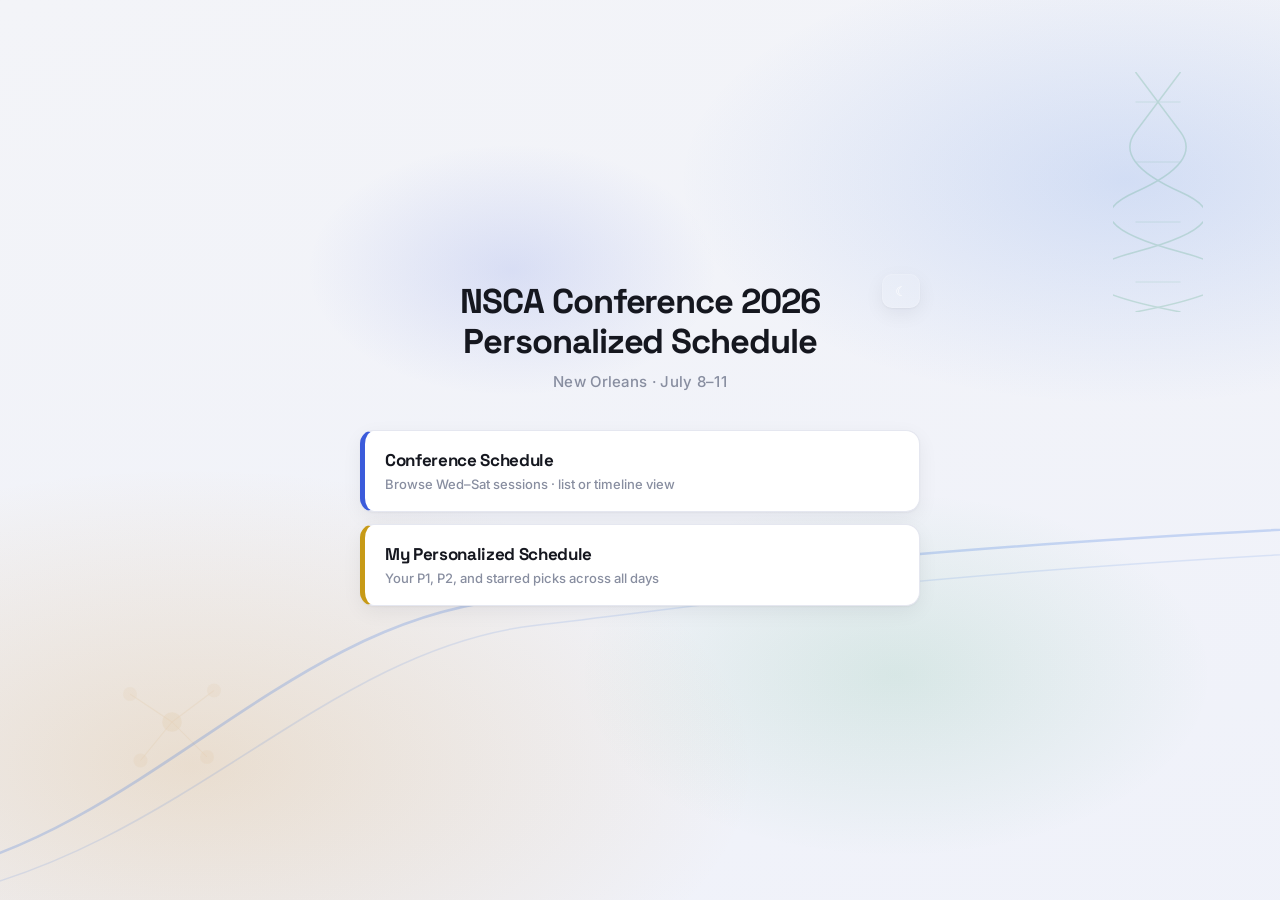
<file: index.html>
<!DOCTYPE html>
<html lang="en">
<head>
<meta charset="utf-8">
<meta name="viewport" content="width=device-width, initial-scale=1">
<title>NSCA 2026 — Session Planner</title>
<link rel="preconnect" href="https://fonts.googleapis.com">
<link rel="preconnect" href="https://fonts.gstatic.com" crossorigin>
<link href="https://fonts.googleapis.com/css2?family=Space+Grotesk:wght@500;600;700&family=Inter:wght@400;500;600&family=JetBrains+Mono:wght@500;600&display=swap" rel="stylesheet">
<link rel="stylesheet" href="styles.css">
</head>
<body>
<div id="landing" class="landing">
  <div class="landing-backdrop" aria-hidden="true">
    <div class="lb-gradient"></div>
    <svg class="lb-svg lb-fv" viewBox="0 0 800 400" preserveAspectRatio="none" aria-hidden="true">
      <path d="M0,320 C120,280 200,120 320,100 S520,60 800,40" fill="none" stroke="currentColor" stroke-width="2"/>
      <path d="M0,340 C140,300 220,140 340,120 S540,80 800,60" fill="none" stroke="currentColor" stroke-width="1.2" opacity=".55"/>
    </svg>
    <svg class="lb-svg lb-dna" viewBox="0 0 120 320" aria-hidden="true">
      <path d="M30,0 Q60,40 90,80 T30,160 T90,240 T30,320" fill="none" stroke="currentColor" stroke-width="2"/>
      <path d="M90,0 Q60,40 30,80 T90,160 T30,240 T90,320" fill="none" stroke="currentColor" stroke-width="2"/>
      <line x1="30" y1="40" x2="90" y2="40" stroke="currentColor" stroke-width="1.2" opacity=".7"/>
      <line x1="30" y1="120" x2="90" y2="120" stroke="currentColor" stroke-width="1.2" opacity=".7"/>
      <line x1="30" y1="200" x2="90" y2="200" stroke="currentColor" stroke-width="1.2" opacity=".7"/>
      <line x1="30" y1="280" x2="90" y2="280" stroke="currentColor" stroke-width="1.2" opacity=".7"/>
    </svg>
    <svg class="lb-svg lb-mol" viewBox="0 0 200 200" aria-hidden="true">
      <circle cx="100" cy="100" r="14" fill="currentColor" opacity=".35"/>
      <circle cx="40" cy="60" r="10" fill="currentColor" opacity=".25"/>
      <circle cx="160" cy="55" r="10" fill="currentColor" opacity=".25"/>
      <circle cx="55" cy="155" r="10" fill="currentColor" opacity=".25"/>
      <circle cx="150" cy="150" r="10" fill="currentColor" opacity=".25"/>
      <line x1="100" y1="100" x2="40" y2="60" stroke="currentColor" stroke-width="1.5" opacity=".4"/>
      <line x1="100" y1="100" x2="160" y2="55" stroke="currentColor" stroke-width="1.5" opacity=".4"/>
      <line x1="100" y1="100" x2="55" y2="155" stroke="currentColor" stroke-width="1.5" opacity=".4"/>
      <line x1="100" y1="100" x2="150" y2="150" stroke="currentColor" stroke-width="1.5" opacity=".4"/>
    </svg>
  </div>
  <div class="landing-inner">
    <button type="button" class="landing-theme iconbtn" id="landingThemeBtn" title="Toggle light/dark">
      <span id="landingThemeIcon">☾</span>
    </button>
    <h1 class="landing-title display">NSCA Conference 2026 Personalized Schedule</h1>
    <p class="landing-sub">New Orleans · July 8–11</p>
    <div class="landing-entries" role="navigation" aria-label="Choose a view">
      <button type="button" class="landing-entry le-schedule" data-enter="schedule">
        <span class="le-label">Conference Schedule</span>
        <span class="le-desc">Browse Wed–Sat sessions · list or timeline view</span>
      </button>
      <button type="button" class="landing-entry le-plan" data-enter="plan">
        <span class="le-label">My Personalized Schedule</span>
        <span class="le-desc">Your P1, P2, and starred picks across all days</span>
      </button>
    </div>
  </div>
</div>

<div id="appShell" hidden>
<header class="app">
  <div class="bar">
    <button type="button" class="iconbtn" id="homeBtn" aria-label="Back to home">‹ Home</button>
    <div class="brand" id="brandHome" role="button" tabindex="0" title="Back to home">
      <span class="t">NSCA 2026 · Session Planner</span>
      <span class="s">National Conference · <b>New Orleans</b> · Jul 8–11 · Build your schedule, set priorities, take notes</span>
    </div>
    <div class="tools">
      <label class="search">
        <svg width="15" height="15" viewBox="0 0 24 24" fill="none" stroke="currentColor" stroke-width="2.2"><circle cx="11" cy="11" r="7"/><path d="m21 21-4.3-4.3"/></svg>
        <input id="search" type="search" placeholder="Search title, presenter, topic…" autocomplete="off">
      </label>
      <button class="iconbtn" id="themeBtn" title="Toggle light/dark">
        <span id="themeIcon">☾</span><span id="themeTxt">Dark</span>
      </button>
      <div class="menu">
        <button class="iconbtn" id="exportBtn">
          <svg width="15" height="15" viewBox="0 0 24 24" fill="none" stroke="currentColor" stroke-width="2.2"><path d="M12 3v12m0 0 4-4m-4 4-4-4"/><path d="M5 21h14"/></svg>
          Save / Export
        </button>
        <div class="menu-pop" id="exportPop">
          <div class="hint">Your picks &amp; notes save automatically on this device.</div>
          <button data-act="json">⤓ Download backup (.json)</button>
          <button data-act="csv">⤓ Export my plan (.csv)</button>
          <button data-act="print">⎙ Print / Save as PDF</button>
          <div class="sep"></div>
          <button data-act="import">⤒ Restore from backup…</button>
          <button data-act="clear" style="color:var(--p1)">⨯ Clear all my data</button>
          <input type="file" id="importFile" accept="application/json" hidden>
        </div>
      </div>
    </div>
  </div>
</header>

<nav class="days"><div class="days-inner" id="dayTabs"></div></nav>

<div class="filters" id="filters">
  <span class="label">Type</span>
  <div id="catChips" style="display:flex;gap:8px;flex-wrap:wrap"></div>
  <span class="spacer"></span>
  <span class="label">Show</span>
  <button class="chip pf" data-pf="p1">P1</button>
  <button class="chip pf" data-pf="p2">P2</button>
  <button class="chip pf" data-pf="star">★ Starred</button>
</div>

<main id="main"></main>

<footer class="app">
  Source data: NSCA National Conference 2026 schedule. This is a personal planning tool — verify times against the official program on-site.
</footer>
</div>
<script src="data/sessions.js"></script>
<script src="app.js"></script>

</body>
</html>
</file>
<file: styles.css>
:root{
  --bg:#f3f4f8; --surface:#ffffff; --surface-2:#fafbfd; --ink:#15171f; --ink-2:#4b5060;
  --muted:#888ea0; --line:#e5e7f0; --line-2:#eef0f6;
  --primary:#3b5bdb; --primary-ink:#2840a8; --primary-soft:#eaeefc;
  --p1:#d6432e; --p1-soft:#fdecea; --p2:#d98a0b; --p2-soft:#fdf3e2;
  --gold:#c79a16; --gold-soft:#fbf3d6;
  --wed:#c77d11; --thu:#2d6cdf; --fri:#1f9254; --sat:#7c4dbc; --personal:#c79a16;
  --shadow:0 1px 2px rgba(20,23,31,.04),0 6px 20px rgba(20,23,31,.06);
  --shadow-lg:0 10px 40px rgba(20,23,31,.12);
  --radius:14px;
}
[data-theme="dark"]{
  --bg:#0e0f15; --surface:#171922; --surface-2:#1d2030; --ink:#eef0f6; --ink-2:#b6bacb;
  --muted:#7c8197; --line:#262a39; --line-2:#222636;
  --primary:#6f8af0; --primary-ink:#aebcf6; --primary-soft:#1d2440;
  --p1:#f0715d; --p1-soft:#3a1f1b; --p2:#f0b450; --p2-soft:#3a2c14;
  --gold:#e6c249; --gold-soft:#352d12;
  --shadow:0 1px 2px rgba(0,0,0,.3),0 6px 20px rgba(0,0,0,.35);
  --shadow-lg:0 10px 40px rgba(0,0,0,.5);
}
*{box-sizing:border-box}
html{scroll-behavior:smooth}
body{
  margin:0;background:var(--bg);color:var(--ink);
  font-family:Inter,system-ui,-apple-system,Segoe UI,Roboto,sans-serif;
  font-size:15px;line-height:1.5;-webkit-font-smoothing:antialiased;
}
.mono{font-family:"JetBrains Mono",ui-monospace,SFMono-Regular,Menlo,monospace}
.display{font-family:"Space Grotesk",Inter,sans-serif}

/* ---------- Screen switching ---------- */
#landing[hidden],#appShell[hidden]{display:none!important}

/* ---------- Landing page ---------- */
.landing{
  position:relative;min-height:100vh;align-items:center;justify-content:center;
  padding:28px 22px 40px;overflow:hidden;
}
#landing:not([hidden]){display:flex}
.landing-backdrop{position:absolute;inset:0;pointer-events:none;color:var(--primary);overflow:hidden}
.lb-gradient{
  position:absolute;inset:0;
  background:
    radial-gradient(ellipse 80% 60% at 15% 85%, color-mix(in srgb, var(--wed) 18%, transparent), transparent 55%),
    radial-gradient(ellipse 70% 50% at 88% 20%, color-mix(in srgb, var(--thu) 16%, transparent), transparent 50%),
    radial-gradient(ellipse 55% 45% at 70% 75%, color-mix(in srgb, var(--fri) 12%, transparent), transparent 45%),
    radial-gradient(ellipse 40% 35% at 40% 30%, color-mix(in srgb, var(--primary) 14%, transparent), transparent 40%),
    linear-gradient(165deg, var(--bg) 0%, color-mix(in srgb, var(--primary-soft) 40%, var(--bg)) 100%);
}
.lb-svg{position:absolute;color:var(--primary);opacity:.22}
.lb-fv{bottom:-8%;left:-5%;width:110%;height:55%;color:var(--thu)}
.lb-dna{right:6%;top:8%;width:min(90px,18vw);height:auto;opacity:.18;color:var(--fri)}
.lb-mol{left:8%;bottom:12%;width:min(140px,28vw);height:auto;opacity:.16;color:var(--wed)}
@media (prefers-reduced-motion:no-preference){
  .lb-fv{animation:lb-drift 28s ease-in-out infinite alternate}
  .lb-dna{animation:lb-drift 22s ease-in-out infinite alternate-reverse}
  .lb-mol{animation:lb-drift 32s ease-in-out infinite alternate}
}
@keyframes lb-drift{
  from{transform:translate(0,0) rotate(0deg)}
  to{transform:translate(12px,-8px) rotate(1.5deg)}
}
.landing-inner{
  position:relative;z-index:1;width:100%;max-width:560px;text-align:center;
}
.landing-theme{
  position:absolute;top:-8px;right:0;background:var(--surface);border:1px solid var(--line);
  color:var(--ink);padding:8px 11px;border-radius:10px;box-shadow:var(--shadow);
}
.landing-theme:hover{background:var(--surface-2)}
.landing-title{
  margin:0 0 10px;font-size:clamp(1.55rem,4.5vw,2.15rem);font-weight:700;
  letter-spacing:-.03em;line-height:1.15;color:var(--ink);
}
.landing-sub{
  margin:0 0 36px;font-size:15px;font-weight:500;color:var(--muted);letter-spacing:.02em;
}
.landing-entries{display:flex;flex-direction:column;gap:12px}
.landing-entry{
  display:flex;flex-direction:column;align-items:flex-start;gap:4px;text-align:left;
  width:100%;padding:18px 20px;border-radius:var(--radius);cursor:pointer;font-family:inherit;
  border:1.5px solid var(--line);background:var(--surface);color:var(--ink);
  box-shadow:var(--shadow);transition:border-color .15s,box-shadow .15s,transform .05s;
}
.landing-entry:hover{box-shadow:var(--shadow-lg)}
.landing-entry:active{transform:translateY(1px)}
.landing-entry .le-label{
  font-family:"Space Grotesk",sans-serif;font-size:17px;font-weight:700;letter-spacing:-.02em;
}
.landing-entry .le-desc{font-size:13px;color:var(--muted);font-weight:500;line-height:1.4}
.le-schedule{border-left:5px solid var(--primary)}
.le-schedule:hover{border-color:var(--primary)}
.le-plan{border-left:5px solid var(--gold)}
.le-plan:hover{border-color:var(--gold)}
.brand[role="button"]{cursor:pointer;border-radius:8px;outline-offset:4px}
.brand[role="button"]:hover .t{text-decoration:underline;text-underline-offset:3px}

/* ---------- Top bar ---------- */
header.app{
  position:sticky;top:0;z-index:40;background:var(--ink);color:#fff;
  border-bottom:1px solid rgba(255,255,255,.08);
}
[data-theme="dark"] header.app{background:#05060a}
.bar{max-width:1180px;margin:0 auto;padding:14px 22px;display:flex;align-items:center;gap:18px;flex-wrap:wrap}
.brand{display:flex;flex-direction:column;line-height:1.1;margin-right:auto}
.brand .t{font-family:"Space Grotesk",sans-serif;font-weight:700;font-size:19px;letter-spacing:-.01em}
.brand .s{font-size:12px;color:#aab0c4;margin-top:3px;font-weight:500}
.brand .s b{color:#fff;font-weight:600}
.tools{display:flex;align-items:center;gap:8px;flex-wrap:wrap}
.search{
  display:flex;align-items:center;gap:8px;background:rgba(255,255,255,.08);
  border:1px solid rgba(255,255,255,.12);border-radius:10px;padding:7px 11px;min-width:200px;
}
.search input{background:none;border:none;outline:none;color:#fff;font-size:13.5px;width:100%;font-family:inherit}
.search input::placeholder{color:#9aa0b6}
.search svg{flex:none;opacity:.7}
.iconbtn{
  background:rgba(255,255,255,.08);border:1px solid rgba(255,255,255,.12);color:#fff;
  border-radius:10px;padding:8px 12px;font-size:13px;font-weight:600;cursor:pointer;
  display:inline-flex;align-items:center;gap:7px;font-family:inherit;white-space:nowrap;
  transition:background .15s,transform .05s;
}
.iconbtn:hover{background:rgba(255,255,255,.16)}
.iconbtn:active{transform:translateY(1px)}
.menu{position:relative}
.menu-pop{
  position:absolute;right:0;top:calc(100% + 8px);background:var(--surface);color:var(--ink);
  border:1px solid var(--line);border-radius:12px;box-shadow:var(--shadow-lg);
  padding:6px;min-width:210px;display:none;z-index:50;
}
.menu-pop.open{display:block}
.menu-pop button{
  width:100%;text-align:left;background:none;border:none;color:var(--ink);font-family:inherit;
  font-size:13.5px;font-weight:500;padding:9px 11px;border-radius:8px;cursor:pointer;display:flex;gap:9px;align-items:center;
}
.menu-pop button:hover{background:var(--surface-2)}
.menu-pop .sep{height:1px;background:var(--line);margin:5px 4px}
.menu-pop .hint{font-size:11px;color:var(--muted);padding:4px 11px 7px;font-weight:500}

/* ---------- Day nav ---------- */
nav.days{position:sticky;top:0;z-index:30;background:var(--bg);padding-top:14px}
.days-inner{max-width:1180px;margin:0 auto;padding:0 22px 12px;display:flex;gap:8px;overflow-x:auto}
.daytab{
  flex:none;border:1px solid var(--line);background:var(--surface);border-radius:12px;
  padding:10px 15px;cursor:pointer;font-family:inherit;color:var(--ink-2);font-weight:600;font-size:13.5px;
  display:flex;flex-direction:column;gap:3px;min-width:96px;transition:border-color .15s,box-shadow .15s,transform .05s;
}
.daytab:hover{box-shadow:var(--shadow)}
.daytab:active{transform:translateY(1px)}
.daytab .dt-day{display:flex;align-items:center;gap:7px}
.daytab .dot{width:9px;height:9px;border-radius:50%}
.daytab .dt-date{font-size:11px;color:var(--muted);font-weight:500}
.daytab .dt-count{font-size:11px;color:var(--muted);font-weight:600}
.daytab.active{border-color:transparent;color:#fff;box-shadow:var(--shadow)}
.daytab.active .dt-date,.daytab.active .dt-count{color:rgba(255,255,255,.82)}
.daytab.active .dot{box-shadow:0 0 0 3px rgba(255,255,255,.35)}
.daytab[data-day="Wed"].active{background:var(--wed)}
.daytab[data-day="Thu"].active{background:var(--thu)}
.daytab[data-day="Fri"].active{background:var(--fri)}
.daytab[data-day="Sat"].active{background:var(--sat)}
.daytab[data-day="plan"].active{background:var(--ink)}
.daytab[data-day="Wed"] .dot{background:var(--wed)}
.daytab[data-day="Thu"] .dot{background:var(--thu)}
.daytab[data-day="Fri"] .dot{background:var(--fri)}
.daytab[data-day="Sat"] .dot{background:var(--sat)}
.daytab[data-day="plan"] .dot{background:var(--gold)}

/* ---------- Filters ---------- */
.filters{max-width:1180px;margin:0 auto;padding:4px 22px 0;display:flex;gap:8px;flex-wrap:wrap;align-items:center}
.chip{
  border:1px solid var(--line);background:var(--surface);color:var(--ink-2);border-radius:999px;
  padding:6px 13px;font-size:12.5px;font-weight:600;cursor:pointer;font-family:inherit;transition:.12s;
}
.chip:hover{border-color:var(--ink-2)}
.chip.on{background:var(--primary);border-color:var(--primary);color:#fff}
.chip.pf.on[data-pf="p1"]{background:var(--p1);border-color:var(--p1)}
.chip.pf.on[data-pf="p2"]{background:var(--p2);border-color:var(--p2)}
.chip.pf.on[data-pf="star"]{background:var(--gold);border-color:var(--gold)}
.filters .label{font-size:11.5px;color:var(--muted);font-weight:600;text-transform:uppercase;letter-spacing:.04em;margin-right:2px}
.filters .spacer{flex:1}

/* ---------- Main ---------- */
main{max-width:1180px;margin:0 auto;padding:18px 22px 90px}
.dayhead{display:flex;align-items:baseline;gap:12px;margin:26px 0 14px;padding-bottom:10px;border-bottom:2px solid var(--line)}
.dayhead:first-child{margin-top:6px}
.dayhead .dh-title{font-family:"Space Grotesk",sans-serif;font-size:22px;font-weight:700;letter-spacing:-.02em}
.dayhead .dh-date{font-size:13px;color:var(--muted);font-weight:500}
.dayhead .dh-bar{width:34px;height:8px;border-radius:4px}
.dayhead-spacer{flex:1;min-width:8px}
.dh-Wed{background:var(--wed)} .dh-Thu{background:var(--thu)} .dh-Fri{background:var(--fri)} .dh-Sat{background:var(--sat)}

.viewtoggle{display:flex;gap:6px;flex-wrap:wrap}
.viewtoggle .chip.vt{min-width:68px;text-align:center}

/* ---------- Timeline (day view) ---------- */
.timeline-wrap{display:flex;gap:10px;margin-bottom:14px;overflow-x:auto;-webkit-overflow-scrolling:touch}
.timeline-axis{flex:none;width:52px;position:relative;font-family:"JetBrains Mono",monospace;font-size:10px;color:var(--muted);font-weight:600}
.tl-tick{position:absolute;left:0;right:0;transform:translateY(-50%);line-height:1.2;white-space:nowrap}
.timeline-grid{
  flex:1;min-width:200px;position:relative;background:var(--surface);border:1px solid var(--line);
  border-radius:var(--radius);box-shadow:var(--shadow);background-image:repeating-linear-gradient(to bottom,transparent,transparent 59px,var(--line-2) 59px,var(--line-2) 60px);
}
.tl-block{
  position:absolute;box-sizing:border-box;margin:0;padding:6px 8px;text-align:left;
  background:var(--surface);border:1px solid var(--line);border-left:4px solid var(--line);
  border-radius:10px;box-shadow:var(--shadow);cursor:pointer;overflow:hidden;font-family:inherit;
  color:var(--ink);display:flex;flex-direction:column;gap:2px;min-height:44px;transition:box-shadow .12s,transform .05s;
}
.tl-block:hover{box-shadow:var(--shadow-lg)}
.tl-block:active{transform:translateY(1px)}
.tl-block.day-Wed{border-left-color:var(--wed)}
.tl-block.day-Thu{border-left-color:var(--thu)}
.tl-block.day-Fri{border-left-color:var(--fri)}
.tl-block.day-Sat{border-left-color:var(--sat)}
.tl-block.personal{border-left-color:var(--gold);background:linear-gradient(0deg,var(--gold-soft),var(--surface) 65%)}
.tl-block.is-p1{box-shadow:0 0 0 1.5px var(--p1),var(--shadow)}
.tl-block.is-p2{box-shadow:0 0 0 1.5px var(--p2),var(--shadow)}
.tl-block.tl-selected{box-shadow:0 0 0 2px var(--primary),var(--shadow-lg);z-index:2}
.tl-block.tl-has-conflict{outline:2px dashed #ffd9a8;outline-offset:-1px}
[data-theme="dark"] .tl-block.tl-has-conflict{outline-color:#5a4420}
.tl-time{font-size:10.5px;font-weight:600;color:var(--ink-2);line-height:1.2}
.tl-badges{display:flex;gap:4px;flex-wrap:wrap;align-items:center}
.tl-badges .badge{font-size:9px;padding:2px 6px}
.tl-warn{font-size:11px;font-weight:700;color:#b25a00;line-height:1}
[data-theme="dark"] .tl-warn{color:#f0b450}
.tl-title{font-family:"Space Grotesk",sans-serif;font-weight:600;font-size:12.5px;line-height:1.25;letter-spacing:-.01em;
  display:-webkit-box;-webkit-line-clamp:3;-webkit-box-orient:vertical;overflow:hidden}
.tl-pres{font-size:11px;color:var(--muted);font-weight:500;line-height:1.3;
  display:-webkit-box;-webkit-line-clamp:2;-webkit-box-orient:vertical;overflow:hidden}

.card{
  background:var(--surface);border:1px solid var(--line);border-left:5px solid var(--line);
  border-radius:var(--radius);margin-bottom:11px;box-shadow:var(--shadow);overflow:hidden;transition:box-shadow .15s,transform .08s;
}
.card:hover{box-shadow:var(--shadow-lg)}
.card.day-Wed{border-left-color:var(--wed)}
.card.day-Thu{border-left-color:var(--thu)}
.card.day-Fri{border-left-color:var(--fri)}
.card.day-Sat{border-left-color:var(--sat)}
.card.personal{border-left-color:var(--gold);background:linear-gradient(0deg,var(--gold-soft),var(--surface) 60%)}
.card.is-p1{box-shadow:0 0 0 1.5px var(--p1),var(--shadow)}
.card.is-p2{box-shadow:0 0 0 1.5px var(--p2),var(--shadow)}

.crow{display:flex;gap:0}
.ctime{
  flex:none;width:118px;padding:15px 14px;border-right:1px solid var(--line-2);
  display:flex;flex-direction:column;gap:3px;background:var(--surface-2);
}
.ctime .s{font-family:"JetBrains Mono",monospace;font-weight:600;font-size:14px}
.ctime .e{font-family:"JetBrains Mono",monospace;font-size:11.5px;color:var(--muted)}
.ctime .dur{font-size:10.5px;color:var(--muted);margin-top:2px}
.cmain{flex:1;padding:14px 16px;min-width:0}
.badges{display:flex;gap:6px;flex-wrap:wrap;margin-bottom:7px;align-items:center}
.badge{font-size:10.5px;font-weight:700;letter-spacing:.02em;text-transform:uppercase;padding:3px 8px;border-radius:6px;white-space:nowrap}
.b-cat{background:var(--primary-soft);color:var(--primary-ink)}
.b-hands{background:#e7f5ee;color:#1f7a4d}
[data-theme="dark"] .b-hands{background:#13351f;color:#7fd4a3}
.b-personal{background:var(--gold);color:#3a2e05}
.ctitle{font-family:"Space Grotesk",sans-serif;font-weight:600;font-size:16.5px;line-height:1.3;letter-spacing:-.01em;margin:1px 0 5px}
.cpres{font-size:13px;color:var(--ink-2);font-weight:500}
.ctopics{font-size:12px;color:var(--muted);margin-top:5px}
.cactions{display:flex;align-items:center;gap:7px;margin-top:12px;flex-wrap:wrap}
.prio{
  border:1.5px solid var(--line);background:var(--surface);color:var(--ink-2);border-radius:9px;
  padding:6px 13px;font-size:12.5px;font-weight:700;cursor:pointer;font-family:inherit;transition:.12s;
}
.prio:hover{border-color:var(--ink-2)}
.prio.on-p1{background:var(--p1);border-color:var(--p1);color:#fff}
.prio.on-p2{background:var(--p2);border-color:var(--p2);color:#fff}
.star{
  margin-left:2px;border:1.5px solid var(--line);background:var(--surface);border-radius:9px;
  width:34px;height:33px;cursor:pointer;display:inline-flex;align-items:center;justify-content:center;transition:.12s;color:var(--muted);
}
.star:hover{border-color:var(--gold)}
.star.on{background:var(--gold-soft);border-color:var(--gold);color:var(--gold)}
.linkbtn{
  margin-left:auto;background:none;border:none;color:var(--primary);font-weight:600;font-size:12.5px;
  cursor:pointer;font-family:inherit;display:inline-flex;align-items:center;gap:5px;padding:6px 4px;
}
.linkbtn:hover{text-decoration:underline}
.conflict{
  display:inline-flex;align-items:center;gap:6px;font-size:11.5px;font-weight:600;color:#b25a00;
  background:#fff3e0;border:1px solid #ffd9a8;border-radius:7px;padding:4px 9px;
}
[data-theme="dark"] .conflict{background:#3a2c14;border-color:#5a4420;color:#f0b450}

.cexpand{border-top:1px solid var(--line-2);padding:0 16px;max-height:0;overflow:hidden;transition:max-height .25s ease,padding .25s ease}
.cexpand.open{max-height:900px;padding:14px 16px 16px}
.cexpand h5{margin:0 0 6px;font-size:11px;text-transform:uppercase;letter-spacing:.05em;color:var(--muted);font-weight:700}
.cdesc{font-size:13.5px;color:var(--ink-2);line-height:1.55;margin-bottom:14px}
.csponsor{font-size:12px;color:var(--muted);font-style:italic;margin-bottom:14px}
.notes-wrap{position:relative}
.notes-wrap textarea{
  width:100%;min-height:74px;resize:vertical;border:1.5px solid var(--line);border-radius:10px;
  padding:11px 12px;font-family:inherit;font-size:13.5px;color:var(--ink);background:var(--surface-2);
  line-height:1.5;outline:none;transition:border-color .12s;
}
.notes-wrap textarea:focus{border-color:var(--primary);background:var(--surface)}
.saved{position:absolute;right:10px;bottom:10px;font-size:11px;color:var(--fri);font-weight:600;opacity:0;transition:opacity .2s}
.saved.show{opacity:1}

.empty{text-align:center;padding:70px 20px;color:var(--muted)}
.empty .big{font-family:"Space Grotesk",sans-serif;font-size:20px;color:var(--ink-2);font-weight:600;margin-bottom:8px}
.empty .sub{font-size:14px;max-width:420px;margin:0 auto}

/* Plan summary banner */
.plan-summary{
  background:var(--surface);border:1px solid var(--line);border-radius:var(--radius);
  padding:16px 18px;margin-bottom:18px;display:flex;gap:24px;flex-wrap:wrap;box-shadow:var(--shadow);align-items:center;
}
.stat{display:flex;flex-direction:column;gap:2px}
.stat .n{font-family:"Space Grotesk",sans-serif;font-size:24px;font-weight:700;line-height:1}
.stat .l{font-size:11px;color:var(--muted);font-weight:600;text-transform:uppercase;letter-spacing:.04em}
.stat.p1 .n{color:var(--p1)} .stat.p2 .n{color:var(--p2)} .stat.star .n{color:var(--gold)}
.plan-summary .ps-note{font-size:12.5px;color:var(--muted);margin-left:auto;max-width:320px}

footer.app{max-width:1180px;margin:0 auto;padding:0 22px 40px;color:var(--muted);font-size:12px;text-align:center}
footer.app a{color:var(--primary)}

@media (max-width:680px){
  .ctime{width:84px;padding:13px 10px}
  .brand .s{display:none}
  .search{min-width:130px}
  .crow{flex-direction:column}
  .ctime{width:auto;flex-direction:row;gap:10px;align-items:baseline;border-right:none;border-bottom:1px solid var(--line-2)}
  .dayhead-spacer{flex-basis:100%;height:0}
  .viewtoggle{width:100%;justify-content:flex-end}
  .timeline-axis{width:44px;font-size:9px}
  .tl-title{font-size:11.5px;-webkit-line-clamp:2}
  .tl-pres{-webkit-line-clamp:1}
}
@media (prefers-reduced-motion:reduce){*{transition:none!important;scroll-behavior:auto!important}}
:focus-visible{outline:3px solid var(--primary);outline-offset:2px;border-radius:8px}

@media print{
  #landing{display:none!important}
  header.app,nav.days,.filters,.cactions,.linkbtn,.menu,footer.app,.viewtoggle,.timeline-wrap{display:none!important}
  body{background:#fff}
  .card{break-inside:avoid;box-shadow:none;border:1px solid #ccc}
  .cexpand{max-height:none!important;padding:14px 16px!important}
}
</file>
